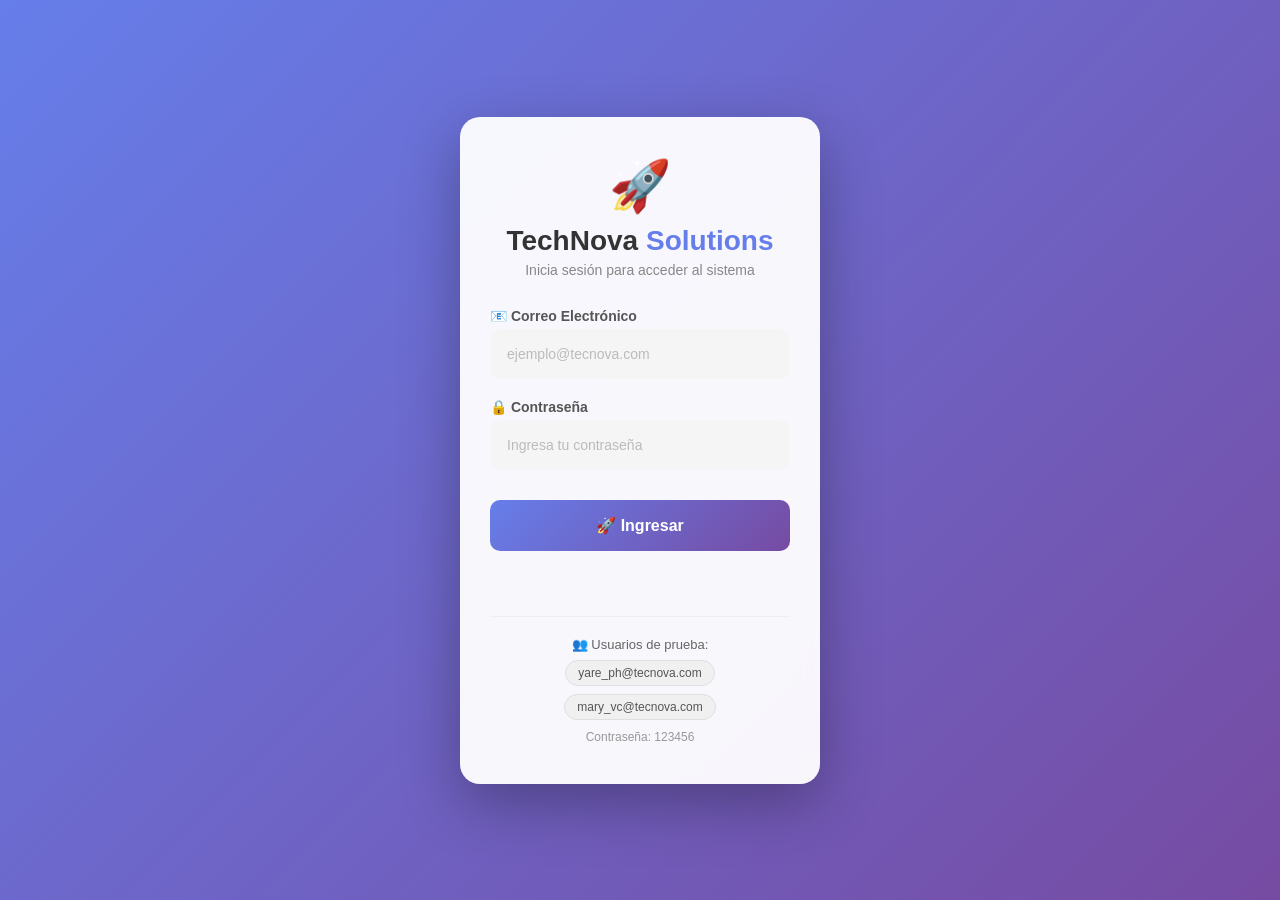
<file: login.html>
<!DOCTYPE html>
<html lang="es">

<head>
    <meta charset="UTF-8">
    <meta name="viewport" content="width=device-width, initial-scale=1.0">
    <title>TechNova Solutions - Login</title>
    <!-- SOLO UN CSS para login -->
    <link rel="stylesheet" href="css/login.css">
</head>

<body class="login-page">
    <div class="login-container">
        <div class="login-box">
            <div class="login-header">
                <div class="logo-icon">🚀</div>
                <h1>TechNova <span>Solutions</span></h1>
                <p>Inicia sesión para acceder al sistema</p>
            </div>
            <form id="loginForm">
                <div class="form-group">
                    <label for="email">📧 Correo Electrónico</label>
                    <div class="input-group">
                    
                        <input type="email" id="email" placeholder="ejemplo@tecnova.com" required>
                    </div>
                </div>
                <div class="form-group">
                    <label for="password">🔒 Contraseña</label>
                    <div class="input-group">
           
                        <input type="password" id="password" placeholder="Ingresa tu contraseña" required>
                    </div>
                </div>
                <button type="submit" class="btn-login">🚀 Ingresar</button>
            </form>
            <div id="loginError" class="error-message"></div>
            <div class="login-footer">
                <p>👥 Usuarios de prueba:</p>
                <div class="user-info">
                    <span class="user-badge">yare_ph@tecnova.com</span>
                    <span class="user-badge">mary_vc@tecnova.com</span>
                </div>
                <p style="margin-top: 10px; font-size: 12px; color: #999;">Contraseña: 123456</p>
            </div>
        </div>
    </div>
    <script src="js/login.js"></script>
</body>

</html>
</file>
<file: css/login.css>
/* Reset y estilos base */
* {
    margin: 0;
    padding: 0;
    box-sizing: border-box;
}

body.login-page {
    font-family: 'Segoe UI', Tahoma, Geneva, Verdana, sans-serif;
    background: linear-gradient(135deg, #667eea 0%, #764ba2 100%);
    min-height: 100vh;
    display: flex;
    justify-content: center;
    align-items: center;
    margin: 0;
}

.login-container {
    width: 100%;
    max-width: 400px;
    padding: 20px;
}

.login-box {
    background: rgba(255, 255, 255, 0.95);
    border-radius: 20px;
    padding: 40px 30px;
    box-shadow: 0 20px 60px rgba(0, 0, 0, 0.3);
    backdrop-filter: blur(10px);
    transition: transform 0.3s ease;
}

.login-box:hover {
    transform: translateY(-5px);
}

.login-header {
    text-align: center;
    margin-bottom: 30px;
}

.logo-icon {
    font-size: 50px;
    display: block;
    margin-bottom: 10px;
}

.login-header h1 {
    font-size: 28px;
    color: #333;
    font-weight: 700;
}

.login-header h1 span {
    color: #667eea;
}

.login-header p {
    color: #888;
    font-size: 14px;
    margin-top: 5px;
}

.form-group {
    margin-bottom: 20px;
}

.form-group label {
    display: block;
    color: #555;
    font-size: 14px;
    font-weight: 600;
    margin-bottom: 5px;
}

.input-group {
    display: flex;
    align-items: center;
    background: #f5f5f5;
    border-radius: 10px;
    padding: 0 15px;
    transition: all 0.3s ease;
    border: 2px solid transparent;
}

.input-group:focus-within {
    border-color: #667eea;
    background: #fff;
    box-shadow: 0 0 0 4px rgba(102, 126, 234, 0.1);
}

.input-group span {
    font-size: 18px;
    margin-right: 10px;
    color: #888;
}

.input-group input {
    border: none;
    background: transparent;
    padding: 15px 0;
    width: 100%;
    font-size: 14px;
    color: #333;
    outline: none;
}

.input-group input::placeholder {
    color: #bbb;
}

.btn-login {
    width: 100%;
    padding: 16px;
    background: linear-gradient(135deg, #667eea 0%, #764ba2 100%);
    color: white;
    border: none;
    border-radius: 10px;
    font-size: 16px;
    font-weight: 600;
    cursor: pointer;
    transition: all 0.3s ease;
    margin-top: 10px;
}

.btn-login:hover {
    transform: translateY(-2px);
    box-shadow: 0 10px 30px rgba(102, 126, 234, 0.4);
}

.btn-login:active {
    transform: translateY(0);
}

.error-message {
    color: #e74c3c;
    font-size: 14px;
    text-align: center;
    margin-top: 15px;
    min-height: 20px;
}

.login-footer {
    margin-top: 30px;
    text-align: center;
    border-top: 1px solid #eee;
    padding-top: 20px;
}

.login-footer p {
    color: #666;
    font-size: 13px;
}

.user-info {
    display: flex;
    flex-wrap: wrap;
    justify-content: center;
    gap: 8px;
    margin-top: 8px;
}

.user-badge {
    background: #f0f0f0;
    padding: 5px 12px;
    border-radius: 20px;
    font-size: 12px;
    color: #555;
    border: 1px solid #e0e0e0;
}

/* Responsive */
@media (max-width: 480px) {
    .login-box {
        padding: 30px 20px;
    }
    
    .login-header h1 {
        font-size: 24px;
    }
}
</file>
